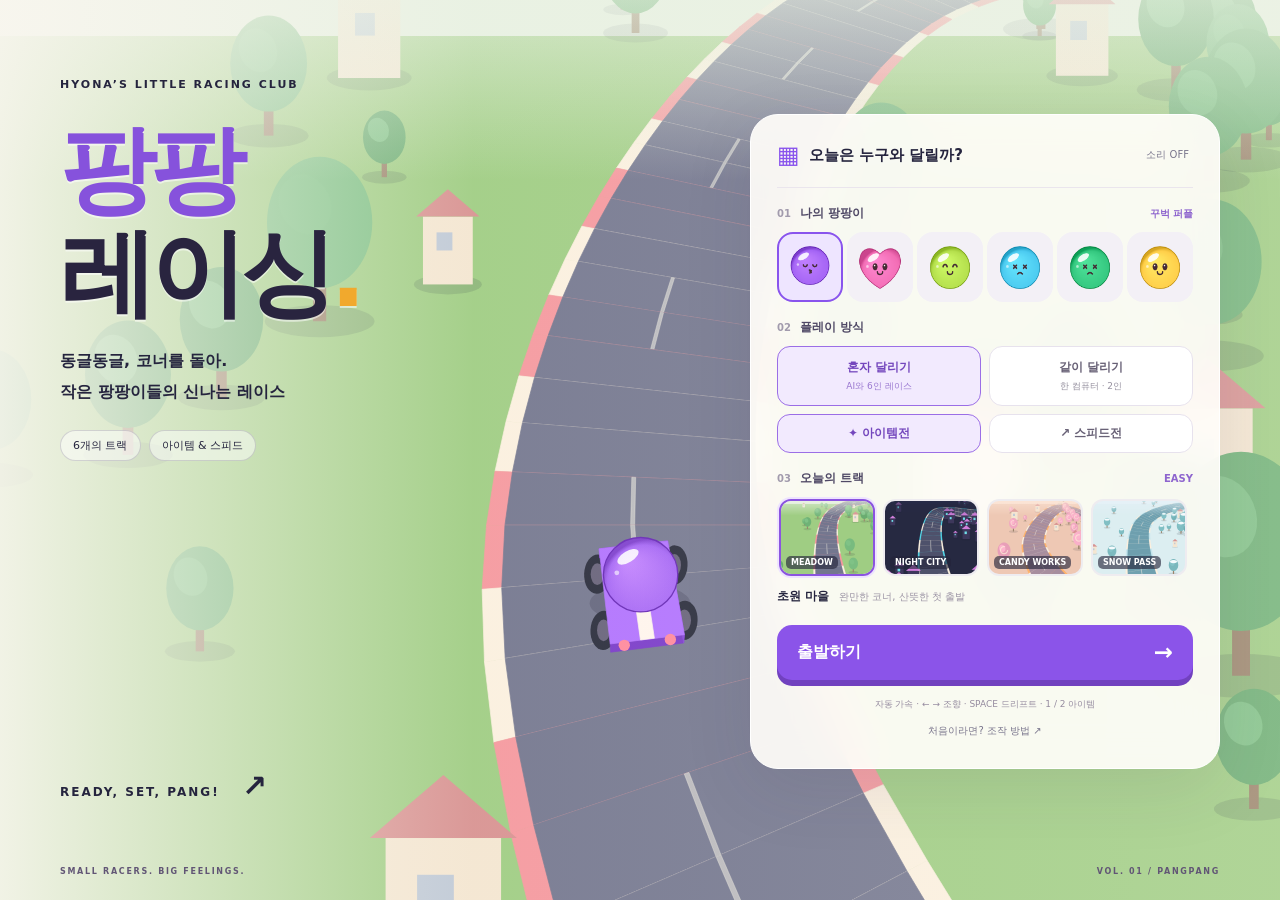
<file: prototype/web/index.html>
<!doctype html>
<html lang="ko"><head><meta charset="UTF-8"><meta name="viewport" content="width=device-width,initial-scale=1,maximum-scale=1,user-scalable=no,viewport-fit=cover"><meta name="theme-color" content="#17172e"><title>팡팡 레이싱</title><link rel="stylesheet" href="./style.css"></head>
<body><canvas id="game" aria-label="팡팡 레이싱 트랙"></canvas>
<main id="lobby"><section class="intro"><div class="eyebrow">HYONA’S LITTLE RACING CLUB</div><h1><span>팡팡</span><br>레이싱<span class="dot">.</span></h1><p>동글동글, 코너를 돌아.<br>작은 팡팡이들의 신나는 레이스</p><div class="introTags"><span>6개의 트랙</span><span>아이템 & 스피드</span></div><div class="heroLabel">READY, SET, PANG! <span>↗</span></div></section>
<section class="setup"><div class="setupHead"><span class="miniFlag">▦</span><strong>오늘은 누구와 달릴까?</strong><button id="sound" class="textButton" aria-label="사운드 켜기">소리 OFF</button></div>
<div class="fieldLabel">01 <span>나의 팡팡이</span><b id="charName">꾸벅 퍼플</b></div><div id="characters" class="characters"></div>
<div class="fieldLabel">02 <span>플레이 방식</span></div><div class="segments" id="players"><button data-value="1" class="selected">혼자 달리기 <small>AI와 6인 레이스</small></button><button data-value="2">같이 달리기 <small>한 컴퓨터 · 2인</small></button></div>
<div class="segments modes" id="modes"><button data-value="item" class="selected">✦ 아이템전</button><button data-value="speed">↗ 스피드전</button></div>
<div class="fieldLabel">03 <span>오늘의 트랙</span><b id="trackLevel">EASY</b></div><div id="tracks" class="tracks"></div><div class="trackInfo"><strong id="trackName">초원 마을</strong><span id="trackDesc">완만한 코너, 산뜻한 첫 출발</span></div>
<button id="start" class="startButton">출발하기 <span>→</span></button><div id="lobbyHelp" class="help">자동 가속 · ← → 조향 · SPACE 드리프트 · 1 / 2 아이템</div><button id="instructions" class="textButton how">처음이라면? 조작 방법 ↗</button>
</section><footer>SMALL RACERS. BIG FEELINGS. <span>VOL. 01 / PANGPANG</span></footer></main>
<div id="hud" hidden><header><div class="rank"><strong id="rank">1</strong><span>/ 6<small id="raceMode">아이템전</small></span></div><div class="raceTitle">팡팡 레이싱<small id="mapTitle">초원 마을</small></div><div class="lap">LAP <b id="lap">1</b><span>/ 3</span><button id="pause" aria-label="일시정지">Ⅱ</button></div></header><canvas id="minimap" width="140" height="140"></canvas><div id="message"></div><div id="countdown"></div><div class="bottomHUD"><div class="steer controls"><button data-key="left" aria-label="왼쪽 조향">‹</button><button data-key="right" aria-label="오른쪽 조향">›</button></div><div class="speed"><strong id="speed">0</strong><small>km/h</small><div class="meter"><i id="charge"></i></div><span id="chargeLabel">DRIFT → BOOST</span></div><div class="actions controls"><div class="items"><button id="item0" data-key="item0" aria-label="첫 번째 아이템">—</button><button id="item1" data-key="item1" aria-label="두 번째 아이템">—</button></div><button class="drift" data-key="drift">↝<small>DRIFT</small></button><button class="boost" data-key="boost">ϟ</button></div></div><div id="secondHelp" hidden>P1 ← → · SPACE · 1/2/3 &nbsp; | &nbsp; P2 A D · SHIFT · Q/E/R</div></div>
<div id="overlay" hidden><section class="dialog" id="dialog"></section></div>
<script src="./engine.js"></script><script src="./app.js"></script></body></html>
</file>
<file: prototype/web/style.css>
:root{--ink:#25243e;--purple:#8954ed;--paper:#f9f6ef}*{box-sizing:border-box}body{margin:0;background:var(--paper);color:var(--ink);font-family:'Noto Sans KR',system-ui,sans-serif;overflow:hidden}button{font:inherit;cursor:pointer;-webkit-tap-highlight-color:transparent;touch-action:none}button:focus-visible{outline:3px solid #f0a528;outline-offset:3px}button:active{transform:scale(.97)}[hidden]{display:none!important}#game{position:fixed;inset:0;width:100%;height:100%;touch-action:none}#lobby{position:relative;max-width:1240px;margin:auto;height:100dvh;display:grid;grid-template-columns:1fr 470px;gap:40px;align-items:center;padding:48px 40px 65px}.intro{align-self:stretch;padding-top:30px;position:relative;pointer-events:none}.eyebrow{font-size:11px;font-weight:800;letter-spacing:2px}.intro h1{font-size:clamp(64px,7.5vw,104px);line-height:1.07;letter-spacing:-6px;margin:28px 0 22px;font-weight:900;color:#29243f;text-shadow:0 2px #fff8}.intro h1>span:first-child{color:#8652dc}.dot{color:#f1a92d}.intro p{font-size:16px;line-height:1.9;font-weight:600}.introTags{display:flex;gap:8px;margin-top:23px}.introTags span{font-size:11px;border:1px solid #4a3f6b33;border-radius:20px;background:#ffffff80;padding:7px 12px}.heroLabel{position:absolute;bottom:32px;left:0;font-size:12px;font-weight:900;letter-spacing:2px}.heroLabel span{font-size:30px;margin-left:16px}.setup{background:#fffdf9ed;border:1px solid white;border-radius:28px;padding:26px;box-shadow:0 20px 70px #3325491a;backdrop-filter:blur(18px);max-height:calc(100dvh - 95px);overflow-y:auto;scrollbar-width:thin}.setupHead{display:flex;gap:9px;align-items:center;padding-bottom:18px;border-bottom:1px solid #eae5ed}.setupHead strong{font-size:15px}.miniFlag{font-size:24px;color:var(--purple)}.textButton{border:0;background:none;font-size:10px;color:#79758c;padding:4px}.setupHead .textButton{margin-left:auto;white-space:nowrap}.fieldLabel{font-size:10px;font-weight:900;color:#a29bad;display:flex;align-items:center;gap:9px;margin:17px 0 10px}.fieldLabel span{color:#4f4865;font-size:12px}.fieldLabel b{margin-left:auto;font-size:10px;color:#8e65ce}.characters{display:flex;justify-content:space-between;gap:4px}.char{border:1px solid transparent;background:#f3f0f6;border-radius:16px;padding:2px;width:16%;aspect-ratio:1}.char canvas{width:100%;height:100%}.char.selected{border:2px solid var(--purple);background:#eee5ff}.segments{display:flex;gap:8px}.segments button{flex:1;border:1px solid #e7e2ed;background:white;border-radius:13px;color:#686176;font-size:12px;padding:12px 6px;font-weight:800}.segments small{display:block;font-size:9px;font-weight:500;margin-top:4px;opacity:.7}.segments button.selected{border-color:#9b6ee6;background:#f2eafe;color:#7447bd}.modes{margin-top:8px}.modes button{padding:10px}.tracks{display:flex;gap:8px;overflow-x:auto;scrollbar-width:none;padding:2px 2px 6px}.track{flex-shrink:0;width:96px;border:2px solid transparent;border-radius:12px;overflow:hidden;background:#eeecf0;padding:0;position:relative}.track canvas{display:block;width:92px;height:73px}.track span{position:absolute;left:5px;bottom:5px;font-size:8px;font-weight:900;color:white;background:#24243aa0;border-radius:5px;padding:2px 5px}.track.selected{border-color:#8b54df;box-shadow:0 0 0 2px #eee3ff}.trackInfo{display:flex;align-items:center;gap:10px;margin-top:6px;font-size:10px}.trackInfo strong{font-size:12px;white-space:nowrap}.trackInfo span{color:#9b93a4}.startButton{width:100%;border:0;background:#8b54e9;color:white;border-radius:15px;font-size:16px;font-weight:800;padding:16px 20px;margin-top:20px;display:flex;align-items:center;justify-content:space-between;box-shadow:0 6px 0 #7141bf}.startButton span{font-size:23px;line-height:1}.help{font-size:9px;line-height:1.8;text-align:center;color:#958b9f;margin-top:16px}.how{display:block;margin:7px auto 0;font-size:10px}footer{position:absolute;bottom:24px;left:40px;right:40px;display:flex;justify-content:space-between;font-size:8px;font-weight:800;letter-spacing:1.7px;color:#615575}#hud{position:fixed;inset:0;pointer-events:none;color:white;text-shadow:0 2px 3px #12152455}#hud header{display:flex;justify-content:space-between;align-items:start;padding:max(18px,env(safe-area-inset-top)) 20px 0;gap:10px}.rank{display:flex;align-items:center;background:#23213bdc;border:1px solid #ffffff30;border-radius:17px;padding:3px 15px 8px;gap:8px}.rank strong{font-size:44px;line-height:1.2;color:#ffe27b;font-weight:900}.rank span{font-size:15px;font-weight:800}.rank small{display:block;font-size:8px;color:#cfc4e7;letter-spacing:1px}.raceTitle{font-size:17px;font-weight:900;letter-spacing:-1px;margin-top:9px}.raceTitle small{display:block;text-align:center;font-size:9px;letter-spacing:.4px;margin-top:4px}.lap{background:#23213bdc;border:1px solid #ffffff30;border-radius:13px;padding:10px;font-size:10px;font-weight:800;display:flex;gap:5px;align-items:center}.lap b{color:#ffdf7b;font-size:18px}.lap span{opacity:.65}.lap button{pointer-events:auto;border:0;background:#ffffff18;color:white;border-radius:6px;margin-left:6px;font-weight:900;padding:7px}#minimap{position:absolute;top:100px;right:20px;width:110px;height:110px;background:#25223b99;border:1px solid #ffffff38;border-radius:20px;backdrop-filter:blur(5px)}.bottomHUD{position:absolute;bottom:max(24px,env(safe-area-inset-bottom));left:20px;right:20px;display:flex;align-items:flex-end;justify-content:space-between;gap:10px}.controls button{pointer-events:auto;color:white;border:1px solid #ffffff66;background:#25253bb8;backdrop-filter:blur(7px);box-shadow:inset 0 -5px #0002;user-select:none;-webkit-user-select:none}.steer{display:flex;gap:10px}.steer button{width:72px;height:72px;border-radius:50%;font-size:55px;line-height:.8;padding:0 0 8px}.controls button.pressed{background:#9864df;transform:scale(.93)}.speed{text-align:center;margin-bottom:8px;min-width:90px}.speed strong{display:block;font-size:32px;font-style:italic;font-weight:900;line-height:1}.speed small{font-size:10px;opacity:.8}.meter{width:85px;height:6px;border-radius:8px;background:#24203b7d;overflow:hidden;margin:9px auto 3px}.meter i{display:block;width:0;background:#a3f2eb;height:100%;transition:width .1s}.speed>span{font-size:6px;font-weight:800;letter-spacing:.4px}.actions{position:relative;display:flex;gap:8px;align-items:end}.drift{width:88px;height:88px;border-radius:50%;background:#8049d2dd!important;font-size:38px}.drift small{display:block;font-size:9px;font-weight:900;letter-spacing:1px}.boost{width:39px;height:47px;border-radius:14px;background:#eda63bd9!important;font-size:29px}.items{position:absolute;bottom:100px;right:0;display:flex;gap:7px}.items button{width:52px;height:52px;border-radius:17px;font-size:25px}.items button:disabled{opacity:.35}#message{position:absolute;left:50%;top:28%;transform:translateX(-50%);background:#2c234bd9;border-radius:30px;padding:10px 20px;font-size:13px;font-weight:700;white-space:nowrap;opacity:0;transition:opacity .2s}#countdown{position:absolute;inset:0;display:grid;place-items:center;font-size:100px;font-weight:900;color:#ffdc71;-webkit-text-stroke:2px #352353;text-shadow:0 8px #35235355;pointer-events:none}#overlay{position:fixed;inset:0;background:#201b3980;backdrop-filter:blur(9px);display:grid;place-items:center;padding:24px;z-index:10}.dialog{background:var(--paper);border-radius:26px;padding:30px;width:min(420px,100%);text-align:center;box-shadow:0 30px 80px #17122433;max-height:90dvh;overflow:auto}.dialog h2{font-size:25px;letter-spacing:-1px;margin:12px 0}.dialog p{font-size:12px;color:#7c728a;line-height:1.9}.dialog .badge{font-size:11px;color:#9656cf;font-weight:900;letter-spacing:2px}.dialog button{border:0;border-radius:13px;padding:13px 17px;margin:6px;background:#e9e1f1;color:#67438e;font-size:12px;font-weight:800}.dialog button.primary{background:#8b54e9;color:white;min-width:150px}.dialog table{width:100%;font-size:12px;text-align:left;border-collapse:collapse;margin:20px 0}.dialog td{padding:10px;border-bottom:1px solid #e7dfeb}.dialog .best{background:#eee3fb}.finishRank{font-size:70px;font-weight:900;color:#8b54e9;line-height:1.2}#secondHelp{position:absolute;bottom:5px;left:0;right:0;text-align:center;font-size:9px}.twoPlayer .bottomHUD,.twoPlayer #minimap,.twoPlayer .raceTitle{display:none}.twoPlayer #hud header{padding-top:10px}.twoPlayer .rank{transform:scale(.7);transform-origin:top left}.twoPlayer .lap{transform:scale(.8);transform-origin:top right}
@media(min-width:800px){.bottomHUD{left:calc(50% - 240px);right:calc(50% - 240px)}#hud header{max-width:520px;margin:auto}#minimap{right:max(20px,calc(50% - 240px))}.twoPlayer #hud header{max-width:none}}
@media(max-width:700px){#lobby{display:block;padding:22px 18px 25px;overflow-y:auto}.intro{padding:3px 7px 0;height:230px}.eyebrow{font-size:8px;letter-spacing:1.8px}.intro h1{font-size:51px;line-height:1;letter-spacing:-3px;margin:15px 0 9px}.intro h1 br{display:none}.intro h1>span:first-child{margin-right:10px}.intro p{font-size:11px;line-height:1.7;margin:0}.introTags{margin-top:10px}.introTags span{font-size:8px;padding:4px 9px}.heroLabel{display:none}.setup{padding:19px;border-radius:23px;max-height:none;overflow:visible}.setupHead{padding-bottom:12px}.setupHead strong{font-size:13px}.fieldLabel{margin:13px 0 8px}.segments button{padding:10px 5px;font-size:11px}.modes button{padding:9px}.track canvas{height:60px}.track{width:86px}.track canvas{width:82px}.startButton{margin-top:15px;padding:13px 18px}.help{font-size:8px;margin-top:13px}footer{position:static;margin-top:20px;font-size:6px;letter-spacing:1px}.steer{gap:5px}.steer button{width:54px;height:62px;font-size:45px}.bottomHUD{left:12px;right:12px;gap:4px}.drift{width:72px;height:72px;font-size:31px}.boost{width:31px;height:41px;font-size:24px}.actions{gap:5px}.items{bottom:85px}.items button{width:45px;height:45px;font-size:22px}.speed{min-width:65px}.speed strong{font-size:27px}.meter{width:61px}.raceTitle{font-size:14px}#hud header{padding-left:12px;padding-right:12px}.rank{padding:4px 11px}.rank strong{font-size:36px}.lap{padding:7px;font-size:8px}.lap b{font-size:15px}#minimap{width:87px;height:87px;right:12px;top:87px}.dialog{padding:24px}.trackInfo span{font-size:8px}}
@media(max-height:760px) and (max-width:700px){.intro{height:180px}.intro h1{font-size:43px}.introTags{display:none}.setup{padding:15px}.fieldLabel{margin:10px 0 6px}.char{max-height:49px}.track canvas{height:48px}.help{margin-top:10px}.how{margin-top:3px}}
</file>
